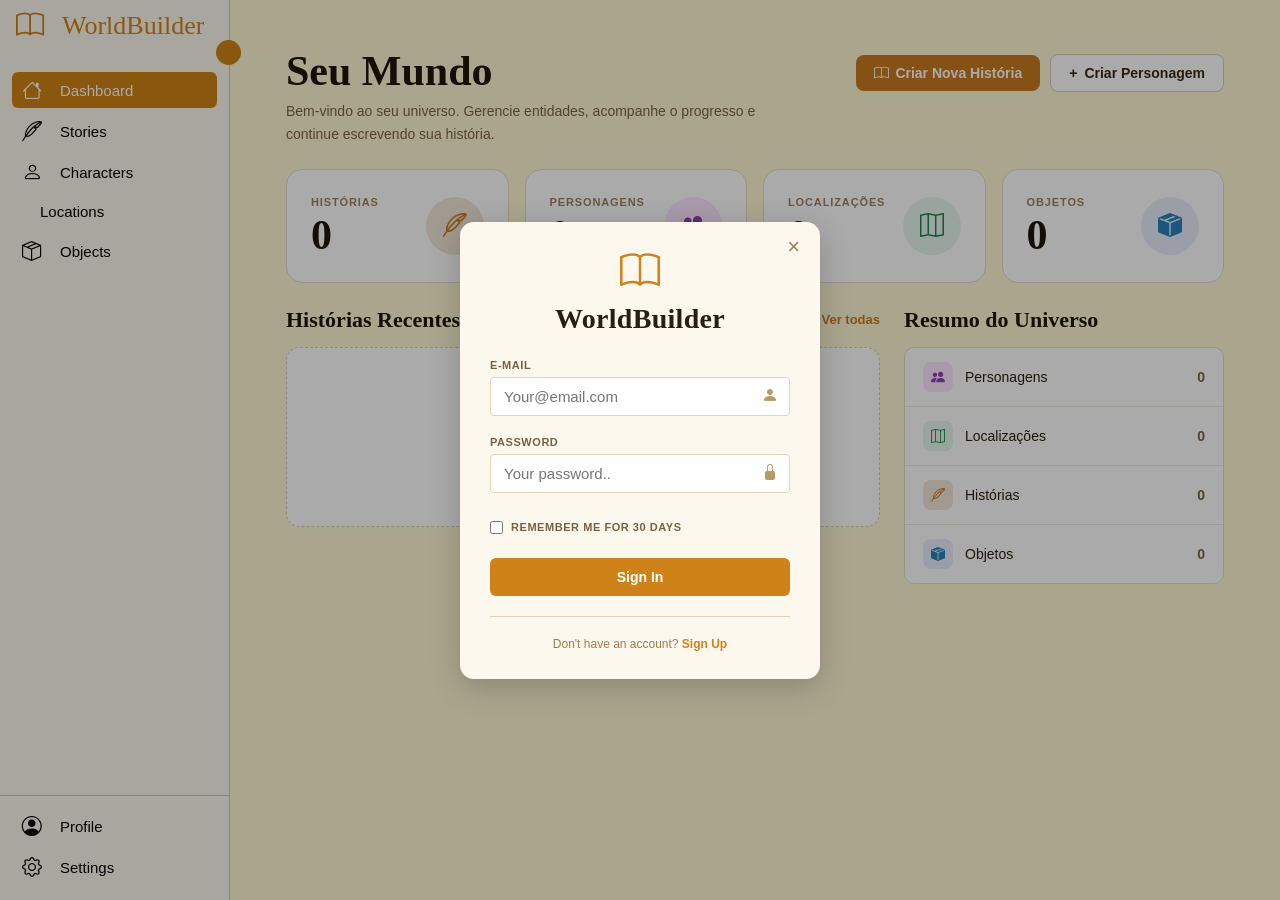
<file: index.html>
<!doctype html>
<html lang="pt-br">

<head>
  <meta charset="UTF-8">
  <title>WorldBuilder</title>
  <link href="https://cdn.boxicons.com/3.0.8/fonts/basic/boxicons.min.css" rel="stylesheet">
  <link rel="stylesheet" href="https://cdn.jsdelivr.net/npm/bootstrap-icons@1.13.1/font/bootstrap-icons.min.css">
  <link href="Css/style.css" rel="stylesheet" />
  <link href="Css/sections.css" rel="stylesheet" />
  <link href="Css/frame.css" rel="stylesheet" />
  <link href="Css/section/dashboard.css" rel="stylesheet" />
  <link href="Css/section/B-Story.css" rel="stylesheet" />
  <link href="Css/section/C-Character.css" rel="stylesheet" />
  <link href="Css/section/D-Location.css" rel="stylesheet" />
  <link href="Css/section/E-Object.css" rel="stylesheet" />
</head>

<body>
  <header>
    <nav class="Sidebar Expand">
      <div class="Title-Expand">
        <i class="bi bi-book"></i>
        <span class="txt">WorldBuilder</span>
      </div>
      <i class="bx bx-chevron-right toggle" id="btn-exp"></i>
      <ul class="main-menu">
        <li class="item-bar">
          <a href="#A-Dashboard">
            <span class="icon"><i class="bi bi-house"></i></span>
            <span class="txt-link">Dashboard</span>
          </a>
        </li>
        <li class="item-bar">
          <a href="#B-Stories">
            <span class="icon"><i class="bi bi-feather"></i></span>
            <span class="txt-link">Stories</span>
          </a>
        </li>
        <li class="item-bar">
          <a href="#C-Characters">
            <span class="icon"><i class="bi bi-person"></i></span>
            <span class="txt-link">Characters</span>
          </a>
        </li>
        <li class="item-bar">
          <a href="#D-Locations">
            <span class="icon"><i class="bx bx-map"></i></span>
            <span class="txt-link">Locations</span>
          </a>
        </li>
        <li class="item-bar">
          <a href="#E-Objects">
            <span class="icon"><i class="bi bi-box-seam"></i></span>
            <span class="txt-link">Objects</span>
          </a>
        </li>
      </ul>

      <ul class="bottom-menu">
        <li class="item-bar">
          <a href="#Account">
            <span class="icon"><i class="bi bi-person-circle"></i></span>
            <span class="txt-link">Profile</span>
          </a>
        </li>
        <li class="item-bar">
          <a href="#Settings">
            <span class="icon"><i class="bi bi-gear"></i></span>
            <span class="txt-link">Settings</span>
          </a>
        </li>
      </ul>
    </nav>
  </header>
  <main>
    <div class="conteiner">
      <!-- ===== DASHBOARD ===== -->
      <section id="A-Dashboard">
        <div class="dashboard-wrapper">
          <!-- Header -->
          <div class="dash-header">
            <div class="dash-welcome">
              <h1 class="dash-title">Seu Mundo</h1>
              <p class="dash-subtitle">Bem-vindo ao seu universo. Gerencie entidades, acompanhe o progresso
                e<br>continue escrevendo sua história.</p>
            </div>
            <div class="dash-actions">
              <button class="dash-btn-primary" id="dash-btn-new-story">
                <i class="bi bi-book"></i> Criar Nova História
              </button>
              <button class="dash-btn-secondary" id="dash-btn-new-char">
                <span>+</span> Criar Personagem
              </button>
            </div>
          </div>
          <!-- Stats row -->
          <div class="dash-stats">
            <div class="dash-stat-card" data-nav="#B-Stories">
                <div class="dash-stat-body">
                  <span class="dash-stat-label">HISTÓRIAS</span>
                  <span class="dash-stat-count" id="dash-count-stories">0</span>
                </div>
                <div class="dash-stat-icon dash-icon-story"><i class="bi bi-feather"></i></div>
              </div>
              <div class="dash-stat-card" data-nav="#C-Characters">
              <div class="dash-stat-body">
                <span class="dash-stat-label">PERSONAGENS</span>
                <span class="dash-stat-count" id="dash-count-characters">0</span>
              </div>
              <div class="dash-stat-icon dash-icon-char"><i class="bi bi-people-fill"></i></div>
            </div>
            <div class="dash-stat-card" data-nav="#D-Locations">
              <div class="dash-stat-body">
                <span class="dash-stat-label">LOCALIZAÇÕES</span>
                <span class="dash-stat-count" id="dash-count-locations">0</span>
              </div>
              <div class="dash-stat-icon dash-icon-loc"><i class="bi bi-map"></i></div>
            </div>
            <div class="dash-stat-card" data-nav="#E-Objects">
              <div class="dash-stat-body">
                <span class="dash-stat-label">OBJETOS</span>
                <span class="dash-stat-count" id="dash-count-objects">0</span>
              </div>
              <div class="dash-stat-icon dash-icon-obj"><i class="bi bi-box-seam-fill"></i></div>
            </div>
          </div>
          <!-- Bottom two-column -->
          <div class="dash-bottom">
            <!-- Left: Recent Stories -->
            <div class="dash-left-col">
              <div class="dash-col-header">
                <h2 class="dash-col-title">Histórias Recentes</h2>
                <a class="dash-see-all" href="#B-Stories">Ver todas</a>
              </div>
              <div class="dash-stories-list" id="dash-stories-list">
                <div class="dash-empty-state">
                    <div class="dash-empty-state-icon"><i class="bi bi-feather"></i></div>
                    <p>Nenhuma história criada ainda.</p>
                  </div>
              </div>
            </div>

            <!-- Right: Universe Summary -->
            <div class="dash-right-col">
              <h2 class="dash-col-title">Resumo do Universo</h2>
              <div class="dash-summary">
                <div class="dash-summary-row">
                  <div class="dash-summary-icon dash-icon-char"><i class="bi bi-people-fill"></i></div>
                  <span class="dash-summary-label">Personagens</span>
                  <span class="dash-summary-count" id="dash-sum-chars">0</span>
                </div>
                <div class="dash-summary-row">
                  <div class="dash-summary-icon dash-icon-loc"><i class="bi bi-map"></i></div>
                  <span class="dash-summary-label">Localizações</span>
                  <span class="dash-summary-count" id="dash-sum-locs">0</span>
                </div>
                <div class="dash-summary-row">
                  <div class="dash-summary-icon dash-icon-story"><i class="bi bi-feather"></i></div>
                  <span class="dash-summary-label">Histórias</span>
                  <span class="dash-summary-count" id="dash-sum-stories">0</span>
                </div>
                <div class="dash-summary-row">
                  <div class="dash-summary-icon dash-icon-obj"><i class="bi bi-box-seam-fill"></i></div>
                  <span class="dash-summary-label">Objetos</span>
                  <span class="dash-summary-count" id="dash-sum-objs">0</span>
                </div>
              </div>
            </div>
          </div>
        </div>
      </section>
      <section id="B-Stories">
        <div class="section-panel">
          <div class="section-tab">
            <h2>Stories</h2>
            <button class="btn-add" data-section="Stories" title="New Story">+</button>
          </div>
          <div class="section-search">
            <i class="bi bi-search"></i>
            <input type="text" placeholder="Search Story..." autocomplete="off">
          </div>
          <div class="divider"></div>
          <div class="section-list">

          </div>
        </div>

        <div class="section-content">
          <p class="section-placeholder">Select an existing item or create a new one to begin.</p>
        </div>
      </section>
      <section id="C-Characters">
        <div class="section-panel">
          <div class="section-tab">
            <h2>Characters</h2>
            <button class="btn-add" data-section="Characters" title="New Character">+</button>
          </div>
          <div class="section-search">
            <i class="bi bi-search"></i>
            <input type="text" placeholder="Search Character..." autocomplete="off">
          </div>
          <div class="divider"></div>
          <div class="section-list">

          </div>
        </div>
        <div class="section-content">
          <p class="section-placeholder">Select an existing item or create a new one to begin.</p>
        </div>
      </section>
      <section id="D-Locations">
        <div class="section-panel">
          <div class="section-tab">
            <h2>Locations</h2>
            <button class="btn-add" data-section="Locations" title="New Location">+</button>
          </div>
          <div class="section-search">
            <i class="bi bi-search"></i>
            <input type="text" placeholder="Search Location..." autocomplete="off">
          </div>
          <div class="divider"></div>
          <div class="section-list">

          </div>
        </div>
        <div class="section-content">
          <p class="section-placeholder">Select an existing item or create a new one to begin.</p>
        </div>
      </section>
      <section id="E-Objects">
        <div class="section-panel">
          <div class="section-tab">
            <h2>Objects</h2>
            <button class="btn-add" data-section="Objects" title="New Object">+</button>
          </div>
          <div class="section-search">
            <i class="bi bi-search"></i>
            <input type="text" placeholder="Search Object..." autocomplete="off">
          </div>
          <div class="divider"></div>
          <div class="section-list">

          </div>
        </div>
        <div class="section-content">
          <p class="section-placeholder">Select an existing item or create a new one to begin.</p>
        </div>
      </section>

      <section id="Account">
        <div class="account-wrapper">

          <!-- Header do perfil -->
          <div class="account-header">
            <div class="account-avatar">
              <i class="bi bi-person-fill"></i>
            </div>
            <div class="account-header-info">
              <span class="account-name">Username</span>
              <span class="account-email">user@email.com</span>
            </div>
          </div>
        </div>
      </section>
      <section id="Settings">
        <h1>Settings</h1>
      </section>
    </div>
  </main>
  <footer>

  </footer>
  <!-- Modal unificado -->
  <div id="shared-modal" class="modal-overlay">
    <div class="modal-box">
      <h3 id="shared-modal-title" class="modal-title">Edit Name</h3>
      <div class="modal-group">
        <label>Name</label>
        <input type="text" id="shared-modal-input" placeholder="Enter a name..." autocomplete="off">
      </div>
      <p id="shared-modal-error" class="modal-error"></p>
      <div class="modal-actions">
        <button id="shared-modal-cancel" class="modal-btn-cancel">Cancel</button>
        <button id="shared-modal-confirm" class="modal-btn-confirm">Confirm</button>
      </div>
    </div>
  </div>
  <!-- Modal: Confirmar delete -->
  <div id="delete-modal" class="modal-overlay">
    <div class="modal-box">
      <div class="delete-modal-icon"><i class="bi bi-trash3"></i></div>
      <p id="delete-modal-message" class="delete-modal-message"></p>
      <div class="modal-actions">
        <button id="delete-modal-cancel" class="modal-btn-cancel">Cancel</button>
        <button id="delete-modal-confirm" class="modal-btn-danger">Deletar</button>
      </div>
    </div>
  </div>
  <!-- Modal: Login -->
  <div id="login-modal" class="modal-overlay open">
    <form class="modal-box" autocomplete="on">
      <button type="button" id="login-close" class="modal-btn-x" aria-label="close">&times;</button>
      <div class="modal-login-header">
        <i class="bi bi-book modal-login-icon"></i>
        <h3 class="modal-title">WorldBuilder</h3>
      </div>
      <div class="modal-group">
        <label>E-mail</label>
        <div class="input-wrap">
          <input type="email" id="login-email" placeholder="Your@email.com" autocomplete="email">
          <i class="bi bi-person-fill"></i>
        </div>
      </div>
      <div class="modal-group">
        <label>Password</label>
        <div class="input-wrap">
          <input type="password" id="login-password" placeholder="Your password.." autocomplete="current-password">
          <i class="bi bi-lock-fill"></i>
        </div>
      </div>
      <p id="login-error" class="modal-error"></p>
      <div class="modal-remember">
        <label class="remember-label">
          <input type="checkbox" id="login-remember">
          <span>Remember me for 30 days</span>
        </label>
      </div>
      <div class="modal-actions">
        <button type="submit" id="login-confirm" class="modal-btn-confirm modal-btn-full">Sign In</button>
      </div>
      <hr class="modal-divider">
      <p class="modal-footer-link">Don't have an account? <a id="go-to-register">Sign Up</a></p>
    </form>
  </div>
  <!-- Modal: Cadastro -->
  <div id="register-modal" class="modal-overlay">
    <form class="modal-box" autocomplete="on">
      <button type="button" id="register-close" class="modal-btn-x" aria-label="close">&times;</button>
      <h3 class="modal-title">Create Account</h3>
      <div class="modal-group">
        <label>Username</label>
        <div class="input-wrap">
          <input type="text" id="register-username" placeholder="Choose a username..." autocomplete="username">
          <i class="bi bi-person-fill"></i>
        </div>
      </div>
      <div class="modal-group">
        <label>E-mail</label>
        <div class="input-wrap">
          <input type="email" id="register-email" placeholder="your@email.com" autocomplete="email">
          <i class="bi bi-envelope-fill"></i>
        </div>
      </div>
      <div class="modal-group">
        <label>Password</label>
        <div class="input-wrap">
          <input type="password" id="register-password" placeholder="Create a password..." autocomplete="new-password">
          <i class="bi bi-lock-fill"></i>
        </div>
      </div>
      <div class="modal-group">
        <label>Confirm Password</label>
        <div class="input-wrap">
          <input type="password" id="register-confirm-password" placeholder="Repeat your password..."
            autocomplete="new-password">
          <i class="bi bi-shield-lock-fill"></i>
        </div>
      </div>
      <p id="register-error" class="modal-error"></p>
      <hr class="modal-divider">
      <div class="modal-actions">
        <button type="submit" id="register-confirm" class="modal-btn-confirm modal-btn-full">Sign Up</button>
      </div>
      <p class="modal-footer-link">Already have an account? <a id="go-to-login">Sign In</a></p>
    </form>
  </div>

  <script src="Js/navbar_script.js"></script>
  <script src="Js/sections_script.js"></script>
  <script src="Js/section/dashboard.js"></script>
  <script src="Js/section/B-Story_script.js"></script>
  <script src="Js/section/C-Charcter_script.js"></script>
  <script src="Js/section/D-Location_script.js"></script>
  <script src="Js/section/E-Object_script.js"></script>
  <script src="Js/auth_script.js"></script>
</body>

</html>
</file>
<file: Css/style.css>
* {
    margin: 0;
    padding: 0;
    box-sizing: border-box;
    font-family: 'Inter', sans-serif;
}

body {
    height: 100vh;
}


nav.Sidebar {
    width: 65px;
    height: 100vh;
    background-color: #fdf8ef;
    padding: 10px 12px;
    border-right: 1px solid #c6c6c6;

    position: fixed;
    top: 0;
    left: 0;

    display: flex;
    flex-direction: column;
    transition: .2s;
}

nav.Sidebar.Expand {
    width: 230px;
}

/* Toggle button */
.toggle {
    position: absolute;
    top: 40px;
    right: -12px;
    height: 25px;
    width: 25px;
    background: #cf8217;
    color: white;
    border-radius: 50%;
    font-size: 20px;
    display: flex;
    justify-content: center;
    align-items: center;
    cursor: pointer;
    transition: transform 0.25s ease;
    z-index: 10;
    flex-shrink: 0;
}

nav.Sidebar.Expand .toggle {
    transform: rotate(180deg);
}

/* Title */
.Title-Expand {
    display: flex;
    align-items: center;
    gap: 10px;
    padding-left: 8px;
    margin-bottom: 30px;
    cursor: default;
}

nav.Sidebar.Expand .Title-Expand {
    justify-content: flex-start;
    padding-left: 4px;
}

.Title-Expand>i {
    color: #cf8217;
    font-size: 28px;
}

.Title-Expand>span {
    font-family: 'Crimson Pro', serif;
    color: #cf8217;
    font-size: 26px;
    line-height: 1;
}

ul {
    list-style-type: none;
}

ul.main-menu {
    flex: 1;
}

ul li.item-bar {
    border-radius: 6px;
    transition: background 0.2s ease;
    margin-bottom: 5px;
}

ul li.item-bar a {
    display: flex;
    align-items: center;
    gap: 10px;
    color: #000000;
    text-decoration: none;
    font-size: 15px;
    font-weight: 500;
    padding: 8px 10px;
    border-radius: 6px;
}

ul li.item-bar a:hover {
    color: #ffffff;
}

ul li.item-bar a .txt-link {
    margin-left: 12px;
}

ul li.item-bar a .icon>i {
    font-size: 20px;
    color: #080808;
    transition: color 0.15s ease;
    display: flex;
}

ul li.item-bar:hover {
    background: #cf8217;
}

ul li.item-bar:hover a,
ul li.item-bar:hover a .icon>i {
    color: #ffffff;
}

ul li.ativo {
    background-color: #cf8217;
    border-radius: 6px;
}

/* Link text — hidden when collapsed */
ul li.item-bar a .txt-link,
.Title-Expand .txt {
    opacity: 0;
    max-width: 0;
    overflow: hidden;
    white-space: nowrap;
    transition: opacity 0.2s ease, max-width 0.25s ease;
    pointer-events: none;
    margin-left: 0;
}

nav.Sidebar.Expand ul li.item-bar a .txt-link,
nav.Sidebar.Expand .txt {
    opacity: 1;
    max-width: 160px;
    pointer-events: auto;
    margin-left: 8px;
}

ul li.ativo a,
ul li.ativo a .icon>i {
    color: #ffffff;
}

ul.bottom-menu {
    margin-top: auto;
    padding-top: 12px;
    border-top: 1px solid #c6c6c6;
    width: calc(100% + 24px); /* 12px de cada lado */
    margin-left: -12px;
    padding-left: 12px;
    padding-right: 12px;
}
/* === LAYOUT MAIN === */
main {
    margin-left: 65px;
    height: 100vh;
    transition: margin-left 0.2s;
}
nav.Sidebar.Expand + main,
body:has(nav.Sidebar.Expand) main {
    margin-left: 230px;
}
/*=== Selection ===*/
.conteiner {
    height: 100%;
    overflow: hidden;
}
</file>
<file: Css/sections.css>
:root{
    --primary-color: #fff9d5;
    --secondary-color: #fdf8ef;
}
/* ===== SECTIONS LAYOUT ===== */
section {
    display: none;
    height: 100%;
    background: var(--primary-color);
    font-family: 'Crimson Pro', serif;
    overflow: hidden;
}
section:target {
    display: flex;
    flex-direction: row;
}
#Account,
#Settings{
    background: var(--secondary-color);
}
.conteiner:not(:has(:target)) #A-Dashboard {
    display: flex;
    flex-direction: row;
}
/* ===== PANEL (lista lateral) ===== */
.section-panel {
    width: 250px;
    min-width: 250px;
    height: 100%;
    display: flex;
    flex-direction: column;
    border-right: 1px solid #e0d5b8;
    background: #fdf8ef;
    padding: 20px 14px;
    gap: 14px;
}
/* ===== CABEÇALHO DA ABA ===== */
.section-tab {
    display: flex;
    align-items: center;
    justify-content: space-between;
    padding: 0 2px;
}
.section-tab-actions {
    display: flex;
    align-items: center;
    gap: 6px;
    padding-left: 5px;
}
.section-tab h2 {
    font-family: 'Crimson Pro', serif;
    font-size: 26px;
    font-weight: 700;
    color: #2a1f0e;
    line-height: 1;
    flex: 1;
}
.section-tab .btn-add {
    background: none;
    border: none;
    color: #cf8217;
    font-size: 30px;
    cursor: pointer;
    line-height: 1;
    padding: 0 4px;
    display: flex;
    align-items: center;
    justify-content: center;
    border-radius: 4px;
    transition: background 0.15s, color 0.15s;
}
.section-tab .btn-add:hover {
    background: #cf821720;
    color: #b37428;
}
/* ===== VIEW TOGGLE BUTTONS ===== */
.view-toggle {
    display: flex;
    gap: 2px;
    align-items: center;
}
.view-btn {
    background: none;
    border: none;
    color: #b09060;
    font-size: 17px;
    cursor: pointer;
    padding: 4px 5px;
    border-radius: 4px;
    transition: background 0.15s, color 0.15s;
    display: flex;
    align-items: center;
}
.view-btn:hover {
    background: #cf821718;
    color: #cf8217;
}
.view-btn.active {
    background: #cf821725;
    color: #cf8217;
}
/* ===== SEARCH BAR ===== */
.section-search {
    display: flex;
    align-items: center;
    gap: 8px;
    background: #ffffff;
    border: 1px solid #e0d5b8;
    border-radius: 4px;
    padding: 8px 10px ;
    
}
.section-search i {
    color: #999;
    font-size: 20px;
    flex-shrink: 0;
}
.section-search input {
    border: none;
    outline: none;
    background: transparent;
    font-family: 'Inter', sans-serif;
    font-size: 18px;
    color: #444;
    width: 100%;
}
.section-search input::placeholder {
    color: #bbb;
}
.divider {
    border-top: 1px solid #c6c6c6;
    margin: 0 -14px;
}
/* ===== LISTA DE ITEMS ===== */
.section-list {
    display: flex;
    flex-direction: column;
    gap: 8px;
    overflow-y: auto;
    flex: 1;
}
.section-list::-webkit-scrollbar {
    width: 4px;
}
.section-list::-webkit-scrollbar-thumb {
    background: #e0d5b8;
    border-radius: 4px;
}
/* ===== GRID VIEW ===== */
.section-list.grid-view {
    display: grid;
    grid-template-columns: 1fr 1fr;
    gap: 8px;
    align-content: start;
    overflow-y: auto;
}
.section-list.grid-view .section-card {
    flex-direction: column;
    align-items: center;
    padding: 14px 6px 10px;
    gap: 8px;
    text-align: center;
    overflow: hidden;
    min-width: 0;
}
.section-list.grid-view .card-info {
    width: 100%;
    align-items: center;
    overflow: hidden;
    min-width: 0;
}
.section-list.grid-view .card-name {
    width: 100%;
    max-width: 100%;
}
.section-list.grid-view .card-delete {
    top: 4px;
    right: 4px;
    font-size: 13px;
}
/* ===== CARD ===== */
.section-card {
    position: relative;
    display: flex;
    align-items: center;
    gap: 1wpx;
    background: #ffffff;
    border: 1px solid #e8dfc8;
    border-radius: 8px;
    padding: 10px 12px;
    cursor: pointer;
    transition: box-shadow 0.15s, border-color 0.15s;
    text-decoration: none;
}
.section-card:hover {
    box-shadow: 0 2px 8px #cf821720;
    border-color: #cf8217;
}
.section-card .card-thumb {
    width: 76px;
    height: 76px;
    min-width: 76px;
    background: #f0e8d0;
    border-radius: 4px;
    display: flex;
    align-items: center;
    justify-content: center;
    color: #cf8217;
    font-size: 20px;
    flex-shrink: 0;
    margin-right: 3px;
    overflow: hidden;
}
.card-thumb.thumb-stories    { background: #fff3e0; color: #cf8217; }
.card-thumb.thumb-characters { background: #f3e5f5; color: #8e44ad; }
.card-thumb.thumb-locations  { background: #e8f5e9; color: #27ae60; }
.card-thumb.thumb-objects    { background: #e3f2fd; color: #2980b9; }
.section-card .card-info {
    display: flex;
    flex-direction: column;
    gap: 3px;
    overflow: hidden;
    flex: 1;
}
.section-card .card-name {
    font-family: 'Crimson Pro', serif;
    font-size: 20px;
    font-weight: 600;
    color: #2a1f0e;
    white-space: nowrap;
    overflow: hidden;
    text-overflow: ellipsis;
    position: relative;
}
.section-card .card-desc {
    font-family: 'Inter', sans-serif;
    font-size: 12px;
    color: #999;
    white-space: nowrap;
    overflow: hidden;
    text-overflow: ellipsis;
}
/* ===== CARD DELETE BUTTON ===== */
.card-delete {
    position: absolute;
    top: 6px;
    right: 6px;
    background: none;
    border: none;
    color: #c0392b;
    font-size: 15px;
    cursor: pointer;
    padding: 4px 5px;
    border-radius: 4px;
    opacity: 0;
    pointer-events: none;
    transition: opacity 0.15s, background 0.15s;
    line-height: 1;
    display: flex;
    align-items: center;
    justify-content: center;
    z-index: 2;
}
.section-card:hover .card-delete {
    opacity: 1;
    pointer-events: auto;
}
.card-delete:hover {
    background: #fdecea;
}
/* ===== PAGINATION ===== */
.section-pagination {
    display: flex;
    align-items: center;
    justify-content: center;
    gap: 4px;
    padding: 4px 0 0;
    flex-shrink: 0;
    flex-wrap: wrap;
}
.page-btn {
    background: none;
    border: 1px solid #e0d5b8;
    color: #6b5230;
    font-size: 13px;
    font-family: 'Inter', sans-serif;
    cursor: pointer;
    padding: 3px 9px;
    border-radius: 5px;
    transition: background 0.15s, color 0.15s, border-color 0.15s;
    min-width: 30px;
}
.page-btn:hover {
    background: #cf821720;
    border-color: #cf8217;
    color: #cf8217;
}
.page-btn.active {
    background: #cf8217;
    border-color: #cf8217;
    color: #fff;
    font-weight: 600;
    pointer-events: none;
}
.page-btn:disabled {
    opacity: 0.4;
    cursor: default;
}
/* ===== AREA DE CONTEÚDO (lado direito) ===== */
.section-content {
    flex: 1;
    height: 100%;
    display: flex;
    align-items: flex-start;
    justify-content: flex-start;
    overflow-y: auto;
    padding: 10px 40px 40px;
}
.section-content::-webkit-scrollbar {
    width: 4px;
}
.section-content::-webkit-scrollbar-thumb {
    background: #e0d5b8;
    border-radius: 4px;
}
.section-placeholder {
    font-family: 'Crimson Pro', serif;
    font-style: italic;
    font-size: 18px;
    color: #b09060;
    margin: auto;
}
/* ===== ITEM VIEW (section-content ao clicar) ===== */
.item-view {
    display: flex;
    flex-direction: column;
    align-items: flex-start;
    width: 100%;
    padding: 8px 48px 35px;
    gap: 5px;
}
.item-view-header {
    display: flex;
    align-items: center;
    gap: 15px;
    width: 100%;
}
.item-view-thumb {
    width: 120px;
    height: 120px;
    min-width: 120px;
    background: #f0e8d0;
    border-radius: 6px;
    display: flex;
    align-items: center;
    justify-content: center;
    color: #cf8217;
    font-size: 42px;
    border: 2px solid #e8dfc8;
}
.item-view-thumb.thumb-stories    { background: #fff6df; color: #cf8217; border-color: #f5d9a8; }
.item-view-thumb.thumb-characters { background: #f3e5f5; color: #8e44ad; border-color: #d7b8e8; }
.item-view-thumb.thumb-locations  { background: #e8f5e9; color: #27ae60; border-color: #a8d5b0; }
.item-view-thumb.thumb-objects    { background: #e3f2fd; color: #2980b9; border-color: #a8cfe8; }
.item-view-name-wrap {
    display: flex;
    align-items: center;
    gap: 8px;
}
.item-view-name {
    font-family: 'Crimson Pro', serif;
    font-size: 34px;
    font-weight: 700;
    color: #2a1f0e;
    line-height: 1.1;
}
.item-view-edit-btn {
    background: none;
    border: none;
    color: #cf8217;
    font-size: 20px;
    cursor: pointer;
    padding: 6px 8px;
    border-radius: 6px;
    display: flex;
    align-items: center;
    transition: background 0.15s, color 0.15s;
    flex-shrink: 0;
}
.item-view-edit-btn:hover {
    background: #cf821720;
    color: #b37428;
}
.item-view-dice-btn {
    background: none;
    border: none;
    color: #cf8217;
    font-size: 20px;
    cursor: pointer;
    padding: 6px 8px;
    border-radius: 6px;
    display: flex;
    align-items: center;
    transition: background 0.15s, color 0.15s;
    flex-shrink: 0;
}
.item-view-dice-btn:hover {
    background: #cf821720;
    color: #b37428;
}
.item-category-title {
    font-family: 'Crimson Pro', serif;
    font-size: 30px;
    font-weight: 700;
    text-transform: uppercase;
    color: #725c3b;
    padding-bottom: 2px;
    margin-bottom: 10px;
    border-bottom: 2px solid #e0d5b8;
    width: 100%;
}

/* ===== CARD ACTIVE ===== */
.section-card.active {
    border-color: #cf8217;
    box-shadow: 0 2px 10px #cf821730;
    background: #fffdf5;
}

.account-wrapper {
    display: flex;
    flex-direction: column;
    height: 100%;
    width: 100%;
}
.account-header {
    display: flex;
    align-items: center;
    gap: 18px;
    padding: 28px 36px 20px 36px;
    border-bottom: 1px solid #e0d5b8;
    background: #fdf8ed;
    flex-shrink: 0;
}
.account-avatar {
    width: 64px;
    height: 64px;
    border-radius: 50%;
    background: #f0e8d0;
    border: 2px solid #cf8217;
    display: flex;
    align-items: center;
    justify-content: center;
    color: #cf8217;
    font-size: 32px;
    flex-shrink: 0;
}
.account-header-info {
    display: flex;
    flex-direction: column;
    gap: 3px;
}
.account-header-info .account-name {
    font-family: 'Crimson Pro', serif;
    font-size: 26px;
    font-weight: 700;
    color: #2a1f0e;
    line-height: 1;
}
.account-header-info .account-email {
    font-family: 'Inter', sans-serif;
    font-size: 13px;
    color: #9a7d50;
}
/* ===== THUMB UPLOAD ===== */
.thumb-col {
    display: flex;
    flex-direction: column;
    align-items: center;
    gap: 6px;
    flex-shrink: 0;
}
.thumb-upload-wrap {
    position: relative;
    cursor: pointer;
    border-radius: 6px;
}
.thumb-upload-wrap .item-view-thumb {
    overflow: hidden;
    transition: filter 0.2s;
}
.thumb-upload-wrap:hover .item-view-thumb {
    filter: brightness(0.88);
}
.thumb-upload-overlay {
    position: absolute;
    bottom: 6px;
    right: 6px;
    background: rgba(0, 0, 0, 0.52);
    border-radius: 25%;
    width: 30px;
    height: 30px;
    display: flex;
    align-items: center;
    justify-content: center;
    color: #fff;
    font-size: 14px;
    opacity: 0;
    transition: opacity 0.18s;
    pointer-events: none;
}
.thumb-upload-wrap:hover .thumb-upload-overlay {
    opacity: 1;
}
.thumb-upload-wrap.drag-over .item-view-thumb {
    filter: brightness(0.75);
    outline: 2px dashed #cf8217;
    outline-offset: 2px;
}
.thumb-upload-wrap.drag-over .thumb-upload-overlay {
    opacity: 1;
}
.thumb-img {
    width: 100%;
    height: 100%;
    object-fit: cover;
    border-radius: 4px;
    display: block;
}
.thumb-notice {
    font-family: 'Inter', sans-serif;
    font-size: 11px;
    color: #b09a72;
    text-align: center;
    margin: 0;
    line-height: 1.3;
    max-width: 120px;
}
</file>
<file: Css/frame.css>
/* ===== MODAL BASE ===== */
.modal-overlay {
    display: none;
    position: fixed;
    inset: 0;
    background: #0005;
    z-index: 9999;
    align-items: center;
    justify-content: center;
}
.modal-overlay.open {
    display: flex;
}
.modal-box {
    position: relative; 
    background: #fdf8ed;
    border-radius: 14px;
    padding: 28px 30px;
    width: 340px;
    box-shadow: 0 8px 32px #0003;
    display: flex;
    flex-direction: column;
    gap: 18px;
    animation: modalIn 0.18s ease;
}
@keyframes modalIn {
    from { opacity: 0; transform: scale(0.94) translateY(-10px); }
    to   { opacity: 1; transform: scale(1) translateY(0); }
}
.modal-title {
    font-family: 'Crimson Pro', serif;
    font-size: 22px;
    font-weight: 700;
    color: #2a1f0e;
}
.modal-group {
    display: flex;
    flex-direction: column;
    gap: 6px;
}
.modal-group label {
    font-family: 'Inter', sans-serif;
    font-size: 11px;
    font-weight: 600;
    color: #7a6040;
    text-transform: uppercase;
    letter-spacing: 0.05em;
}
.modal-group .input-wrap {
    position: relative;
    display: flex;
    align-items: center;
}
.modal-group .input-wrap i {
    position: absolute;
    right: 12px;
    color: #b89a68;
    font-size: 16px;
    pointer-events: none;
}
.modal-group input,
.modal-group select {
    background: #fff;
    border: 1px solid #e0d5b8;
    border-radius: 4px;
    padding: 10px 38px 10px 13px;
    font-family: 'Inter', sans-serif;
    font-size: 15px;
    color: #2a1f0e;
    outline: none;
    transition: border-color 0.15s;
    width: 100%;
}
.modal-group input:focus,
.modal-group select:focus {
    border-color: #cf8217;
    box-shadow: 0 0 0 3px #cf821718;
}
.modal-actions {
    display: flex;
    justify-content: flex-end;
    gap: 10px;
}
.modal-btn-cancel {
    background: none;
    border: 1px solid #e0d5b8;
    border-radius: 6px;
    padding: 8px 18px;
    font-family: 'Inter', sans-serif;
    font-size: 13px;
    font-weight: 500;
    color: #7a6040;
    cursor: pointer;
    transition: background 0.15s;
}
.modal-btn-cancel:hover { background: #f0e8d0; }
.modal-btn-confirm {
    background: #cf8217;
    border: none;
    border-radius: 6px;
    padding: 8px 22px;
    font-family: 'Inter', sans-serif;
    font-size: 13px;
    font-weight: 600;
    color: #fff;
    cursor: pointer;
    transition: background 0.15s;
}
.modal-btn-confirm:hover { background: #b37428; }
/* ===== MODAL LOGIN ===== */
#login-modal .modal-box {
    width: 360px;
    gap: 20px;
}
.modal-login-header {
    display: flex;
    flex-direction: column;
    align-items: center;
    gap: 8px;
    padding-bottom: 4px;
}
.modal-login-icon {
    font-size: 40px;
    color: #cf8217;
}
#login-modal .modal-title {
    font-size: 28px;
    text-align: center;
    letter-spacing: 0.01em;
}
.modal-btn-full {
    width: 100%;
    justify-content: center;
    padding: 11px 0;
    font-size: 14px;
}
/* === Remember Me === */
.modal-remember {
    margin: 8px 0 4px 0;
}
.remember-label {
    display: flex;
    align-items: center;
    gap: 8px;
    cursor: pointer;
    font-family: 'Inter', sans-serif;
    font-size: 11px;
    font-weight: 600;
    color: #7a6040;
    text-transform: uppercase;
    letter-spacing: 0.05em;
}
.remember-label input[type="checkbox"] {
    width: 13px;
    height: 13px;
    accent-color: #cf8217;
    cursor: pointer;
    flex-shrink: 0;
}
/* ===== MODAL CADASTRO (wider) ===== */
#register-modal .modal-box {
    width: 420px;
}
.modal-divider {
    border: none;
    border-top: 1px solid #e0d5b8;
    margin: 0;
}
.modal-footer-link {
    font-family: 'Inter', sans-serif;
    font-size: 12px;
    color: #9a7d50;
    text-align: center;
}
.modal-footer-link a {
    color: #cf8217;
    text-decoration: none;
    font-weight: 600;
}
.modal-footer-link a:hover {
    text-decoration: underline;
}
.modal-error {
    display: none;
    font-family: 'Inter', sans-serif;
    font-size: 12px;
    color: #c0392b;
    background: #fdecea;
    border: 1px solid #f5c6c2;
    border-radius: 6px;
    padding: 8px 12px;
    text-align: center;
}
.modal-error:not(:empty) {
    display: block;
}
/* ===== BOTAO X DOS MODAIS ===== */
.modal-btn-x {
    position: absolute;
    top: 12px;
    right: 14px;
    background: none;
    border: none;
    font-size: 22px;
    line-height: 1;
    color: #9a7d50;
    cursor: pointer;
    padding: 2px 6px;
    border-radius: 2px;
    transition: background 0.15s, color 0.15s;
}
.modal-btn-x:hover {
    background: #f0e8d0;
    color: #5a3e1b;
}
</file>
<file: Css/section/dashboard.css>
/* ===== DASHBOARD ===== */
#A-Dashboard {
    overflow-y: auto;
    flex-direction: column !important;
}
.dashboard-wrapper {
    width: 100%;
    padding: 48px 56px 60px;
    display: flex;
    flex-direction: column;
    gap: 24px;
}
/* --- Header --- */
.dash-header {
    display: flex;
    align-items: flex-start;
    justify-content: space-between;
    gap: 24px;
}
.dash-welcome {
    display: flex;
    flex-direction: column;
    gap: 6px;
}
.dash-title {
    font-family: 'Crimson Pro', serif;
    font-size: 42px;
    font-weight: 700;
    color: #1e1609;
    line-height: 1.1;
    margin: 0;
}
.dash-subtitle {
    font-family: 'Inter', sans-serif;
    font-size: 14px;
    color: #7a6540;
    line-height: 1.6;
    margin: 0;
}
.dash-actions {
    display: flex;
    align-items: center;
    gap: 10px;
    flex-shrink: 0;
    padding-top: 6px;
}
.dash-btn-primary {
    display: flex;
    align-items: center;
    gap: 7px;
    background: #c97a1e;
    color: #fff;
    border: none;
    border-radius: 8px;
    padding: 10px 18px;
    font-family: 'Inter', sans-serif;
    font-size: 14px;
    font-weight: 600;
    cursor: pointer;
    transition: background 0.15s, transform 0.12s;
    white-space: nowrap;
}
.dash-btn-primary:hover {
    background: #b56a10;
    transform: translateY(-1px);
}
.dash-btn-secondary {
    display: flex;
    align-items: center;
    gap: 7px;
    background: #fff;
    color: #3a2a10;
    border: 1px solid #d8cdb5;
    border-radius: 8px;
    padding: 10px 18px;
    font-family: 'Inter', sans-serif;
    font-size: 14px;
    font-weight: 600;
    cursor: pointer;
    transition: border-color 0.15s, background 0.15s, transform 0.12s;
    white-space: nowrap;
}
.dash-btn-secondary:hover {
    border-color: #c97a1e;
    background: #fdf8f0;
    transform: translateY(-1px);
}
/* --- Stats row --- */
.dash-stats {
    display: grid;
    grid-template-columns: repeat(4, 1fr);
    gap: 16px;
}
.dash-stat-card {
    display: flex;
    align-items: center;
    justify-content: space-between;
    background: #fff;
    border: 1px solid #e5dcc8;
    border-radius: 16px;
    padding: 26px 24px;
    cursor: pointer;
    transition: box-shadow 0.15s, border-color 0.15s, transform 0.12s;
}
.dash-stat-card:hover {
    box-shadow: 0 6px 24px #c97a1e1a;
    border-color: #c97a1e;
    transform: translateY(-2px);
}
.dash-stat-body {
    display: flex;
    flex-direction: column;
    gap: 6px;
}
.dash-stat-label {
    font-family: 'Inter', sans-serif;
    font-size: 11px;
    font-weight: 700;
    letter-spacing: 0.08em;
    color: #9a8060;
    text-transform: uppercase;
}
.dash-stat-count {
    font-family: 'Crimson Pro', serif;
    font-size: 42px;
    font-weight: 700;
    color: #1e1609;
    line-height: 1;
}
.dash-stat-icon {
    width: 58px;
    height: 58px;
    min-width: 58px;
    border-radius: 50%;
    display: flex;
    align-items: center;
    justify-content: center;
    font-size: 24px;
}
.dash-icon-story  { background: #f0e7d7; color: #c97a1e; }
.dash-icon-char   { background: #fce6ff; color: #8e44ad; }
.dash-icon-loc    { background: #e6f5ee; color: #1e8449; }
.dash-icon-obj    { background: #e8edf8; color: #2980b9; }
/* --- Bottom two-column --- */
.dash-bottom {
    display: grid;
    grid-template-columns: 1fr 320px;
    gap: 24px;
    align-items: start;
}
/* Left column */
.dash-left-col {
    display: flex;
    flex-direction: column;
    gap: 14px;
}
.dash-col-header {
    display: flex;
    align-items: center;
    justify-content: space-between;
}
.dash-col-title {
    font-family: 'Crimson Pro', serif;
    font-size: 22px;
    font-weight: 700;
    color: #1e1609;
    margin: 0;
}
.dash-see-all {
    font-family: 'Inter', sans-serif;
    font-size: 13px;
    font-weight: 600;
    color: #c97a1e;
    text-decoration: none;
    transition: color 0.15s;
}
.dash-see-all:hover { color: #a05c0a; }
.dash-stories-list {
    display: flex;
    flex-direction: column;
    gap: 10px;
    min-height: 180px;
}
.dash-empty-state {
    display: flex;
    flex-direction: column;
    align-items: center;
    justify-content: center;
    gap: 10px;
    background: #fff;
    border: 1px dashed #d8cdb5;
    border-radius: 14px;
    padding: 40px 24px;
    text-align: center;
    flex: 1;
    min-height: 160px;
}
.dash-empty-state-icon {
    font-size: 32px;
    color: #d8cdb5;
}
.dash-empty-state p {
    font-family: 'Crimson Pro', serif;
    font-style: italic;
    font-size: 17px;
    color: #b8a07a;
    margin: 0;
}
.dash-empty {
    font-family: 'Crimson Pro', serif;
    font-style: italic;
    font-size: 16px;
    color: #c4aa80;
    padding: 8px 0;
}
.dash-story-card {
    display: flex;
    align-items: flex-start;
    gap: 14px;
    background: #fff;
    border: 1px solid #e5dcc8;
    border-radius: 12px;
    padding: 16px 18px;
    cursor: pointer;
    transition: box-shadow 0.13s, border-color 0.13s;
    text-decoration: none;
}
.dash-story-card:hover {
    box-shadow: 0 2px 12px #c97a1e18;
    border-color: #c97a1e;
}
.dash-story-icon {
    width: 38px;
    height: 38px;
    min-width: 38px;
    border-radius: 9px;
    background: #fff3e0;
    color: #c97a1e;
    display: flex;
    align-items: center;
    justify-content: center;
    font-size: 17px;
    margin-top: 1px;
}
.dash-story-info {
    display: flex;
    flex-direction: column;
    gap: 4px;
    flex: 1;
    overflow: hidden;
}
.dash-story-name {
    font-family: 'Crimson Pro', serif;
    font-size: 17px;
    font-weight: 700;
    color: #1e1609;
    white-space: nowrap;
    overflow: hidden;
    text-overflow: ellipsis;
}
.dash-story-time {
    font-family: 'Inter', sans-serif;
    font-size: 11px;
    color: #a08050;
    margin-top: 2px;
}
.dash-story-desc {
    font-family: 'Inter', sans-serif;
    font-size: 13px;
    color: #7a6540;
    line-height: 1.5;
    display: -webkit-box;
    -webkit-line-clamp: 2;
    -webkit-box-orient: vertical;
    overflow: hidden;
}
/* Right column: Universe Summary */
.dash-right-col {
    display: flex;
    flex-direction: column;
    gap: 14px;
}
.dash-summary {
    background: #fff;
    border: 1px solid #e5dcc8;
    border-radius: 10px;
    overflow: hidden;
}
.dash-summary-row {
    display: flex;
    align-items: center;
    gap: 12px;
    padding: 14px 18px;
    border-bottom: 1px solid #f0e8d8;
    transition: background 0.12s;
}
.dash-summary-row:last-child {
    border-bottom: none;
}
.dash-summary-row:hover {
    background: #fdf8f0;
}
.dash-summary-icon {
    width: 30px;
    height: 30px;
    min-width: 30px;
    border-radius: 8px;
    display: flex;
    align-items: center;
    justify-content: center;
    font-size: 14px;
}
.dash-summary-label {
    font-family: 'Inter', sans-serif;
    font-size: 14px;
    font-weight: 500;
    color: #2a1f0e;
    flex: 1;
}
.dash-summary-count {
    font-family: 'Inter', sans-serif;
    font-size: 14px;
    font-weight: 700;
    color: #7a6540;
}
</file>
<file: Css/section/B-Story.css>
/* ===== STORY ATTRIBUTES PANEL ===== */
.story-attrs {
    display: flex;
    flex-direction: column;
    gap: 8px;
    width: 100%;
    margin-top: 10px;
}
.story-attrs-block {
    display: flex;
    flex-direction: column;
    gap: 14px;
}
.story-attrs-title {
    font-family: 'Crimson Pro', serif;
    font-size: 22px;
    font-weight: 700;
    color: #725c3b;
    padding-bottom: 10px;
    margin-bottom: 16px;
    border-bottom: 2px solid #e0d5b8;
    width: 100%;
}
.story-attrs-grid {
    display: grid;
    grid-template-columns: 1fr 1fr;
    gap: 16px;
    margin-bottom: 15px;
}
.story-attr-field {
    display: flex;
    flex-direction: column;
    gap: 6px;
}
.story-attr-field label {
    font-family: 'Inter', sans-serif;
    font-size: 12px;
    font-weight: 600;
    text-transform: uppercase;
    letter-spacing: 0.07em;
    color: #9a7d50;
}
.story-attr-select {
    appearance: none;
    -webkit-appearance: none;
    background: #fff url("data:image/svg+xml,%3Csvg xmlns='http://www.w3.org/2000/svg' width='12' height='8' viewBox='0 0 12 8'%3E%3Cpath d='M1 1l5 5 5-5' stroke='%23cf8217' stroke-width='1.8' fill='none' stroke-linecap='round'/%3E%3C/svg%3E") no-repeat right 12px center;
    border: 1.5px solid #e0d5b8;
    border-radius: 4px;
    padding: 9px 34px 9px 12px;
    font-family: 'Crimson Pro', serif;
    font-size: 16px;
    color: #2a1f0e;
    cursor: pointer;
    transition: border-color 0.15s, box-shadow 0.15s;
    width: 100%;
}
.story-attr-select:focus {
    outline: none;
    border-color: #cf8217;
    box-shadow: 0 0 0 3px #cf821718;
}
.story-attr-select option[value=""] {
    color: #bbb;
}
.story-attr-textarea {
    border: 1.5px solid #e0d5b8;
    border-radius: 4px;
    padding: 10px 12px;
    font-family: 'Crimson Pro', serif;
    font-size: 16px;
    color: #2a1f0e;
    width: 100%;
    min-height: 100px;
    resize: vertical;
    transition: border-color 0.15s, box-shadow 0.15s;
    box-sizing: border-box;
    background: #fff;
    margin-bottom: 10px;
    line-height: 1.6;
}
.story-attr-textarea:focus {
    outline: none;
    border-color: #cf8217;
    box-shadow: 0 0 0 3px #cf821718;
}
.story-attr-textarea::placeholder {
    color: #bbb;
}
.story-save-row {
    display: flex;
    align-items: center;
    gap: 14px;
    margin-top: 4px;
}
.story-save-btn {
    background: #cf8217;
    color: #fff;
    border: none;
    border-radius: 6px;
    padding: 10px 22px;
    font-family: 'Crimson Pro', serif;
    font-size: 17px;
    font-weight: 600;
    cursor: pointer;
    transition: background 0.15s, box-shadow 0.15s;
}
.story-save-btn:hover {
    background: #b37428;
    box-shadow: 0 2px 8px #cf821730;
}
.story-save-btn:disabled {
    opacity: 0.6;
    cursor: default;
}
.story-save-status {
    font-family: 'Inter', sans-serif;
    font-size: 13px;
    color: #9a7d50;
    transition: opacity 0.3s;
}
.story-save-status.saved { color: #5a9a50; }
.story-save-status.error { color: #c0392b; }

/* --- Volumes & Chapters tree --- */
.story-volumes-header {
    display: flex;
    align-items: center;
    justify-content: space-between;
    padding-bottom: 10px;
    margin-bottom: 6px;
    border-bottom: 2px solid #e0d5b8;
}
.story-volumes-header .story-attrs-title {
    margin-bottom: 0;
    padding-bottom: 0;
    border-bottom: none;
    width: auto;
}
.story-add-btn {
    display: flex;
    align-items: center;
    gap: 5px;
    background: none;
    border: 1px solid #d8cdb5;
    border-radius: 6px;
    padding: 5px 12px;
    font-family: 'Inter', sans-serif;
    font-size: 12px;
    font-weight: 600;
    color: #7a6040;
    cursor: pointer;
    transition: border-color 0.15s, background 0.15s;
}
.story-add-btn:hover {
    border-color: #cf8217;
    color: #cf8217;
    background: #fdf8f0;
}
.story-volumes-list {
    display: flex;
    flex-direction: column;
    gap: 10px;
}
.story-volume-block {
    background: #fff;
    border: 1px solid #e8dfc8;
    border-radius: 10px;
    overflow: hidden;
}
.story-volume-header {
    display: flex;
    align-items: center;
    gap: 8px;
    padding: 11px 14px;
    background: #fdf8f0;
    border-bottom: 1px solid #e8dfc8;
    cursor: pointer;
    user-select: none;
}
.story-volume-chevron {
    font-size: 13px;
    color: #b09060;
    transition: transform 0.2s;
    flex-shrink: 0;
}
.story-volume-block.collapsed .story-volume-chevron {
    transform: rotate(-90deg);
}
.story-volume-block.collapsed .story-chapters-list {
    display: none;
}
.story-volume-name {
    font-family: 'Crimson Pro', serif;
    font-size: 17px;
    font-weight: 700;
    color: #2a1f0e;
    flex: 1;
}
.story-volume-actions {
    display: flex;
    gap: 4px;
    opacity: 0;
    transition: opacity 0.15s;
}
.story-volume-header:hover .story-volume-actions {
    opacity: 1;
}
.story-icon-btn {
    background: none;
    border: none;
    padding: 4px 6px;
    border-radius: 4px;
    color: #b09060;
    cursor: pointer;
    font-size: 13px;
    transition: background 0.12s, color 0.12s;
    display: flex;
    align-items: center;
}
.story-icon-btn:hover { background: #f0e8d0; color: #2a1f0e; }
.story-icon-btn.delete:hover { background: #fdecea; color: #c0392b; }

.story-chapters-list {
    display: flex;
    flex-direction: column;
}
.story-chapter-row {
    display: flex;
    align-items: center;
    gap: 10px;
    padding: 9px 14px 9px 28px;
    border-bottom: 1px solid #f0e8d0;
    cursor: pointer;
    transition: background 0.12s;
}
.story-chapter-row:last-child { border-bottom: none; }
.story-chapter-row:hover { background: #fdf8f0; }
.story-chapter-icon {
    font-size: 13px;
    color: #c4aa80;
    flex-shrink: 0;
}
.story-chapter-name {
    font-family: 'Crimson Pro', serif;
    font-size: 16px;
    color: #2a1f0e;
    flex: 1;
    white-space: nowrap;
    overflow: hidden;
    text-overflow: ellipsis;
}
.story-chapter-actions {
    display: flex;
    gap: 2px;
    opacity: 0;
    transition: opacity 0.15s;
}
.story-chapter-row:hover .story-chapter-actions { opacity: 1; }

.story-add-chapter-row {
    display: flex;
    align-items: center;
    gap: 8px;
    padding: 8px 14px 8px 28px;
    color: #cf8217;
    cursor: pointer;
    font-family: 'Inter', sans-serif;
    font-size: 12px;
    font-weight: 600;
    transition: background 0.12s;
    border-top: 1px dashed #e8dfc8;
}
.story-add-chapter-row:hover { background: #fdf8f0; }

/* ===== CHAPTER EDITOR OVERLAY ===== */
.chapter-editor-overlay {
    position: fixed;
    inset: 0;
    background: #faf7f0;
    z-index: 5000;
    display: flex;
    flex-direction: column;
    animation: editorIn 0.2s ease;
}
@keyframes editorIn {
    from { opacity: 0; transform: translateY(12px); }
    to   { opacity: 1; transform: translateY(0); }
}
.chapter-editor-topbar {
    display: flex;
    align-items: center;
    gap: 16px;
    padding: 14px 32px;
    background: #fff;
    border-bottom: 1px solid #e8dfc8;
    flex-shrink: 0;
}
.chapter-editor-back {
    display: flex;
    align-items: center;
    gap: 6px;
    background: none;
    border: none;
    font-family: 'Inter', sans-serif;
    font-size: 13px;
    font-weight: 600;
    color: #7a6040;
    cursor: pointer;
    padding: 6px 10px;
    border-radius: 6px;
    transition: background 0.12s, color 0.12s;
}
.chapter-editor-back:hover { background: #f0e8d0; color: #2a1f0e; }
.chapter-editor-title-wrap {
    flex: 1;
    display: flex;
    align-items: center;
    gap: 8px;
}
.chapter-editor-title {
    font-family: 'Crimson Pro', serif;
    font-size: 22px;
    font-weight: 700;
    color: #2a1f0e;
    border: none;
    background: transparent;
    outline: none;
    min-width: 60px;
    max-width: 400px;
    padding: 2px 6px;
    border-radius: 4px;
    transition: background 0.12s;
}
.chapter-editor-title:hover,
.chapter-editor-title:focus { background: #f0e8d0; }
.chapter-editor-status {
    margin-left: auto;
    display: flex;
    align-items: center;
    gap: 6px;
    font-family: 'Inter', sans-serif;
    font-size: 12px;
    color: #b09060;
}
.chapter-editor-status.saved { color: #27ae60; }
.chapter-editor-wordcount {
    font-family: 'Inter', sans-serif;
    font-size: 12px;
    color: #b09060;
    padding-left: 16px;
    border-left: 1px solid #e8dfc8;
    margin-left: 8px;
}
.chapter-editor-body {
    flex: 1;
    display: flex;
    flex-direction: column;
    overflow-y: auto;
    padding: 40px 0;
}
.chapter-editor-subtitle-wrap {
    width: 100%;
    max-width: 780px;
    margin: 0 auto 24px;
    padding: 0 32px;
}
.chapter-editor-subtitle {
    font-family: 'Crimson Pro', serif;
    font-size: 18px;
    font-style: italic;
    color: #9a7d50;
    border: none;
    background: transparent;
    outline: none;
    width: 100%;
    padding: 4px 6px;
    border-radius: 4px;
    transition: background 0.12s;
}
.chapter-editor-subtitle:hover,
.chapter-editor-subtitle:focus { background: #f0e8d0; }
.chapter-editor-divider {
    width: 100%;
    max-width: 780px;
    margin: 0 auto 24px;
    padding: 0 32px;
    border: none;
    border-top: 1px solid #e8dfc8;
}
.chapter-editor-textarea {
    flex: 1;
    width: 100%;
    max-width: 780px;
    margin: 0 auto;
    padding: 0 32px;
    display: block;
    border: none;
    background: transparent;
    resize: none;
    font-family: 'Crimson Pro', serif;
    font-size: 18px;
    line-height: 1.9;
    color: #1e1609;
    outline: none;
    min-height: 400px;
}
.chapter-editor-textarea::placeholder { color: #c4aa80; }
.modal-btn-danger {
    background: #c0392b;
    border: none;
    border-radius: 6px;
    padding: 8px 22px;
    font-family: 'Inter', sans-serif;
    font-size: 13px;
    font-weight: 600;
    color: #fff;
    cursor: pointer;
    transition: background 0.15s;
}
.modal-btn-danger:hover { background: #a93226; }
.delete-modal-icon {
    font-size: 28px;
    color: #c0392b;
    text-align: center;
    margin-bottom: 4px;
}
.delete-modal-message {
    text-align: center;
    color: #5a4020;
    font-size: 14px;
    margin: 0 0 4px;
    line-height: 1.5;
}
</file>
<file: Css/section/C-Character.css>
/* ===== CHARACTER ATTRIBUTES PANEL ===== */
.char-attrs {
    display: flex;
    flex-direction: column;
    gap: 8px;
    width: 100%;
    margin-top: 10px;
    
}
.char-attrs-title {
    font-family: 'Crimson Pro', serif;
    font-size: 22px;
    font-weight: 700;
    color: #725c3b;
    padding-bottom: 10px;
    margin-bottom: 16px;
    border-bottom: 2px solid #e0d5b8;
    width: 100%;
}
.char-attrs-divider {
    content: '';
    flex: 1;
    height: 1px;
    background: #e0d5b8;
}
.char-attrs-grid {
    display: grid;
    grid-template-columns: 1fr 1fr;
    gap: 16px;
    margin-bottom: 15px;
}
.char-attr-field {
    display: flex;
    flex-direction: column;
    gap: 6px;
}
.char-attr-field label {
    font-family: 'Inter', sans-serif;
    font-size: 12px;
    font-weight: 600;
    text-transform: uppercase;
    letter-spacing: 0.07em;
    color: #9a7d50;
}
.char-attr-select {
    appearance: none;
    -webkit-appearance: none;
    background: #fff url("data:image/svg+xml,%3Csvg xmlns='http://www.w3.org/2000/svg' width='12' height='8' viewBox='0 0 12 8'%3E%3Cpath d='M1 1l5 5 5-5' stroke='%238e44ad' stroke-width='1.8' fill='none' stroke-linecap='round'/%3E%3C/svg%3E") no-repeat right 12px center;
    border: 1.5px solid #e0d5b8;
    border-radius: 4px;
    padding: 9px 34px 9px 12px;
    font-family: 'Crimson Pro', serif;
    font-size: 16px;
    color: #2a1f0e;
    cursor: pointer;
    transition: border-color 0.15s, box-shadow 0.15s;
    width: 100%;
}
.char-attr-select:focus {
    outline: none;
    border-color: #8e44ad;
    box-shadow: 0 0 0 3px #aa17cf18;
}
.char-attr-select option[value=""] {
    color: #bbb;
}
.char-attr-input {
    border: 1.5px solid #e0d5b8;
    border-radius: 4px;
    padding: 9px 12px;
    font-family: 'Crimson Pro', serif;
    font-size: 16px;
    color: #2a1f0e;
    transition: border-color 0.15s, box-shadow 0.15s;
    width: 100%;
    box-sizing: border-box;
    background: #fff;
}
.char-attr-input:focus {
    outline: none;
    border-color: #8e44ad;
    box-shadow: 0 0 0 3px #aa17cf18;
}
.char-attr-textarea {
    border: 1.5px solid #e0d5b8;
    border-radius: 4px;
    padding: 10px 12px;
    font-family: 'Crimson Pro', serif;
    font-size: 16px;
    color: #2a1f0e;
    width: 100%;
    min-height: 100px;
    resize: vertical;
    transition: border-color 0.15s, box-shadow 0.15s;
    box-sizing: border-box;
    background: #fff;
    margin-bottom: 10px;
}
.char-attr-textarea:focus {
    outline: none;
    border-color: #8e44ad;
    box-shadow: 0 0 0 3px #aa17cf18;
}
.char-attr-input::placeholder {
    color: #bbb;
}
.char-save-row {
    display: flex;
    align-items: center;
    gap: 14px;
    margin-top: 4px;
}
.char-save-btn {
    background: #8e44ad;
    color: #fff;
    border: none;
    border-radius: 6px;
    padding: 10px 22px;
    font-family: 'Crimson Pro', serif;
    font-size: 17px;
    font-weight: 600;
    cursor: pointer;
    transition: background 0.15s, box-shadow 0.15s;
}
.char-save-btn:hover {
    background: #74398e;
    box-shadow: 0 2px 8px #9914ba18;
}
.char-save-btn:disabled {
    opacity: 0.6;
    cursor: default;
}
.char-save-status {
    font-family: 'Inter', sans-serif;
    font-size: 13px;
    color: #9a7d50;
    transition: opacity 0.3s;
}
.char-save-status.saved {
    color: #5a9a50;
}
.char-save-status.error {
    color: #c0392b;
}
</file>
<file: Css/section/D-Location.css>
/* ===== LOCATION ATTRIBUTES PANEL ===== */
.loc-attrs {
    display: flex;
    flex-direction: column;
    gap: 8px;
    width: 100%;
    margin-top: 10px;
}
.loc-attrs-title {
    font-family: 'Crimson Pro', serif;
    font-size: 22px;
    font-weight: 700;
    color: #725c3b;
    padding-bottom: 10px;
    margin-bottom: 16px;
    border-bottom: 2px solid #e0d5b8;
    width: 100%;
}
.loc-attrs-grid {
    display: grid;
    grid-template-columns: 1fr 1fr;
    gap: 16px;
    margin-bottom: 15px;
}
.loc-attr-field {
    display: flex;
    flex-direction: column;
    gap: 6px;
}
.loc-attr-field label {
    font-family: 'Inter', sans-serif;
    font-size: 12px;
    font-weight: 600;
    text-transform: uppercase;
    letter-spacing: 0.07em;
    color: #9a7d50;
}
.loc-attr-select {
    appearance: none;
    -webkit-appearance: none;
    background: #fff url("data:image/svg+xml,%3Csvg xmlns='http://www.w3.org/2000/svg' width='12' height='8' viewBox='0 0 12 8'%3E%3Cpath d='M1 1l5 5 5-5' stroke='%231e8449' stroke-width='1.8' fill='none' stroke-linecap='round'/%3E%3C/svg%3E") no-repeat right 12px center;
    border: 1.5px solid #e0d5b8;
    border-radius: 4px;
    padding: 9px 34px 9px 12px;
    font-family: 'Crimson Pro', serif;
    font-size: 16px;
    color: #2a1f0e;
    cursor: pointer;
    transition: border-color 0.15s, box-shadow 0.15s;
    width: 100%;
}
.loc-attr-select:focus {
    outline: none;
    border-color: #1e8449;
    box-shadow: 0 0 0 3px #29b94618;
}
.loc-attr-select option[value=""] {
    color: #bbb;
}
.loc-attr-input {
    border: 1.5px solid #e0d5b8;
    border-radius: 4px;
    padding: 9px 12px;
    font-family: 'Crimson Pro', serif;
    font-size: 16px;
    color: #2a1f0e;
    transition: border-color 0.15s, box-shadow 0.15s;
    width: 100%;
    box-sizing: border-box;
    background: #fff;
}
.loc-attr-input:focus {
    outline: none;
    border-color: #1e8449;
    box-shadow: 0 0 0 3px #29b93718;
}
.loc-attr-input::placeholder {
    color: #bbb;
}
.loc-attr-textarea {
    border: 1.5px solid #e0d5b8;
    border-radius: 4px;
    padding: 10px 12px;
    font-family: 'Crimson Pro', serif;
    font-size: 16px;
    color: #2a1f0e;
    width: 100%;
    min-height: 100px;
    resize: vertical;
    transition: border-color 0.15s, box-shadow 0.15s;
    box-sizing: border-box;
    background: #fff;
    margin-bottom: 10px;
}
.loc-attr-textarea:focus {
    outline: none;
    border-color: #1e8449;
    box-shadow: 0 0 0 3px #29b93718;
}
.loc-attr-textarea::placeholder {
    color: #bbb;
}
.loc-save-row {
    display: flex;
    align-items: center;
    gap: 14px;
    margin-top: 4px;
}
.loc-save-btn {
    background: #27ae60;
    color: #fff;
    border: none;
    border-radius: 6px;
    padding: 10px 22px;
    font-family: 'Crimson Pro', serif;
    font-size: 17px;
    font-weight: 600;
    cursor: pointer;
    transition: background 0.15s, box-shadow 0.15s;
}
.loc-save-btn:hover {
    background: #1e8449;
    box-shadow: 0 2px 8px #27ae6030;
}
.loc-save-btn:disabled {
    opacity: 0.6;
    cursor: default;
}
.loc-save-status {
    font-family: 'Inter', sans-serif;
    font-size: 13px;
    color: #9a7d50;
    transition: opacity 0.3s;
}
.loc-save-status.saved {
    color: #5a9a50;
}
.loc-save-status.error {
    color: #c0392b;
}
</file>
<file: Css/section/E-Object.css>
/* ===== OBJECT ATTRIBUTES PANEL ===== */
.obj-attrs {
    display: flex;
    flex-direction: column;
    gap: 8px;
    width: 100%;
    margin-top: 10px;
}
.obj-attrs-title {
    font-family: 'Crimson Pro', serif;
    font-size: 22px;
    font-weight: 700;
    color: #725c3b;
    padding-bottom: 10px;
    margin-bottom: 16px;
    border-bottom: 2px solid #e0d5b8;
    width: 100%;
}
.obj-attrs-grid {
    display: grid;
    grid-template-columns: 1fr 1fr;
    gap: 16px;
    margin-bottom: 15px;
}
.obj-attr-field {
    display: flex;
    flex-direction: column;
    gap: 6px;
}
.obj-attr-field label {
    font-family: 'Inter', sans-serif;
    font-size: 12px;
    font-weight: 600;
    text-transform: uppercase;
    letter-spacing: 0.07em;
    color: #9a7d50;
}
.obj-attr-select {
    appearance: none;
    -webkit-appearance: none;
    background: #fff url("data:image/svg+xml,%3Csvg xmlns='http://www.w3.org/2000/svg' width='12' height='8' viewBox='0 0 12 8'%3E%3Cpath d='M1 1l5 5 5-5' stroke='%232980b9' stroke-width='1.8' fill='none' stroke-linecap='round'/%3E%3C/svg%3E") no-repeat right 12px center;
    border: 1.5px solid #e0d5b8;
    border-radius: 4px;
    padding: 9px 34px 9px 12px;
    font-family: 'Crimson Pro', serif;
    font-size: 16px;
    color: #2a1f0e;
    cursor: pointer;
    transition: border-color 0.15s, box-shadow 0.15s;
    width: 100%;
}
.obj-attr-select:focus {
    outline: none;
    border-color: #2980b9;
    box-shadow: 0 0 0 3px #2980b918;
}
.obj-attr-select option[value=""] {
    color: #bbb;
}
.obj-attr-input {
    border: 1.5px solid #e0d5b8;
    border-radius: 4px;
    padding: 9px 12px;
    font-family: 'Crimson Pro', serif;
    font-size: 16px;
    color: #2a1f0e;
    transition: border-color 0.15s, box-shadow 0.15s;
    width: 100%;
    box-sizing: border-box;
    background: #fff;
}
.obj-attr-input:focus {
    outline: none;
    border-color: #2980b9;
    box-shadow: 0 0 0 3px #2980b918;
}
.obj-attr-input::placeholder {
    color: #bbb;
}
.obj-attr-textarea {
    border: 1.5px solid #e0d5b8;
    border-radius: 4px;
    padding: 10px 12px;
    font-family: 'Crimson Pro', serif;
    font-size: 16px;
    color: #2a1f0e;
    width: 100%;
    min-height: 100px;
    resize: vertical;
    transition: border-color 0.15s, box-shadow 0.15s;
    box-sizing: border-box;
    background: #fff;
    margin-bottom: 10px;
}
.obj-attr-textarea:focus {
    outline: none;
    border-color: #2980b9;
    box-shadow: 0 0 0 3px #2980b918;
}
.obj-attr-textarea::placeholder {
    color: #bbb;
}
.obj-save-row {
    display: flex;
    align-items: center;
    gap: 14px;
    margin-top: 4px;
}
.obj-save-btn {
    background: #2980b9;
    color: #fff;
    border: none;
    border-radius: 6px;
    padding: 10px 22px;
    font-family: 'Crimson Pro', serif;
    font-size: 17px;
    font-weight: 600;
    cursor: pointer;
    transition: background 0.15s, box-shadow 0.15s;
}
.obj-save-btn:hover {
    background: #1f6799;
    box-shadow: 0 2px 8px #2980b930;
}
.obj-save-btn:disabled {
    opacity: 0.6;
    cursor: default;
}
.obj-save-status {
    font-family: 'Inter', sans-serif;
    font-size: 13px;
    color: #9a7d50;
    transition: opacity 0.3s;
}
.obj-save-status.saved {
    color: #5a9a50;
}
.obj-save-status.error {
    color: #c0392b;
}
</file>
